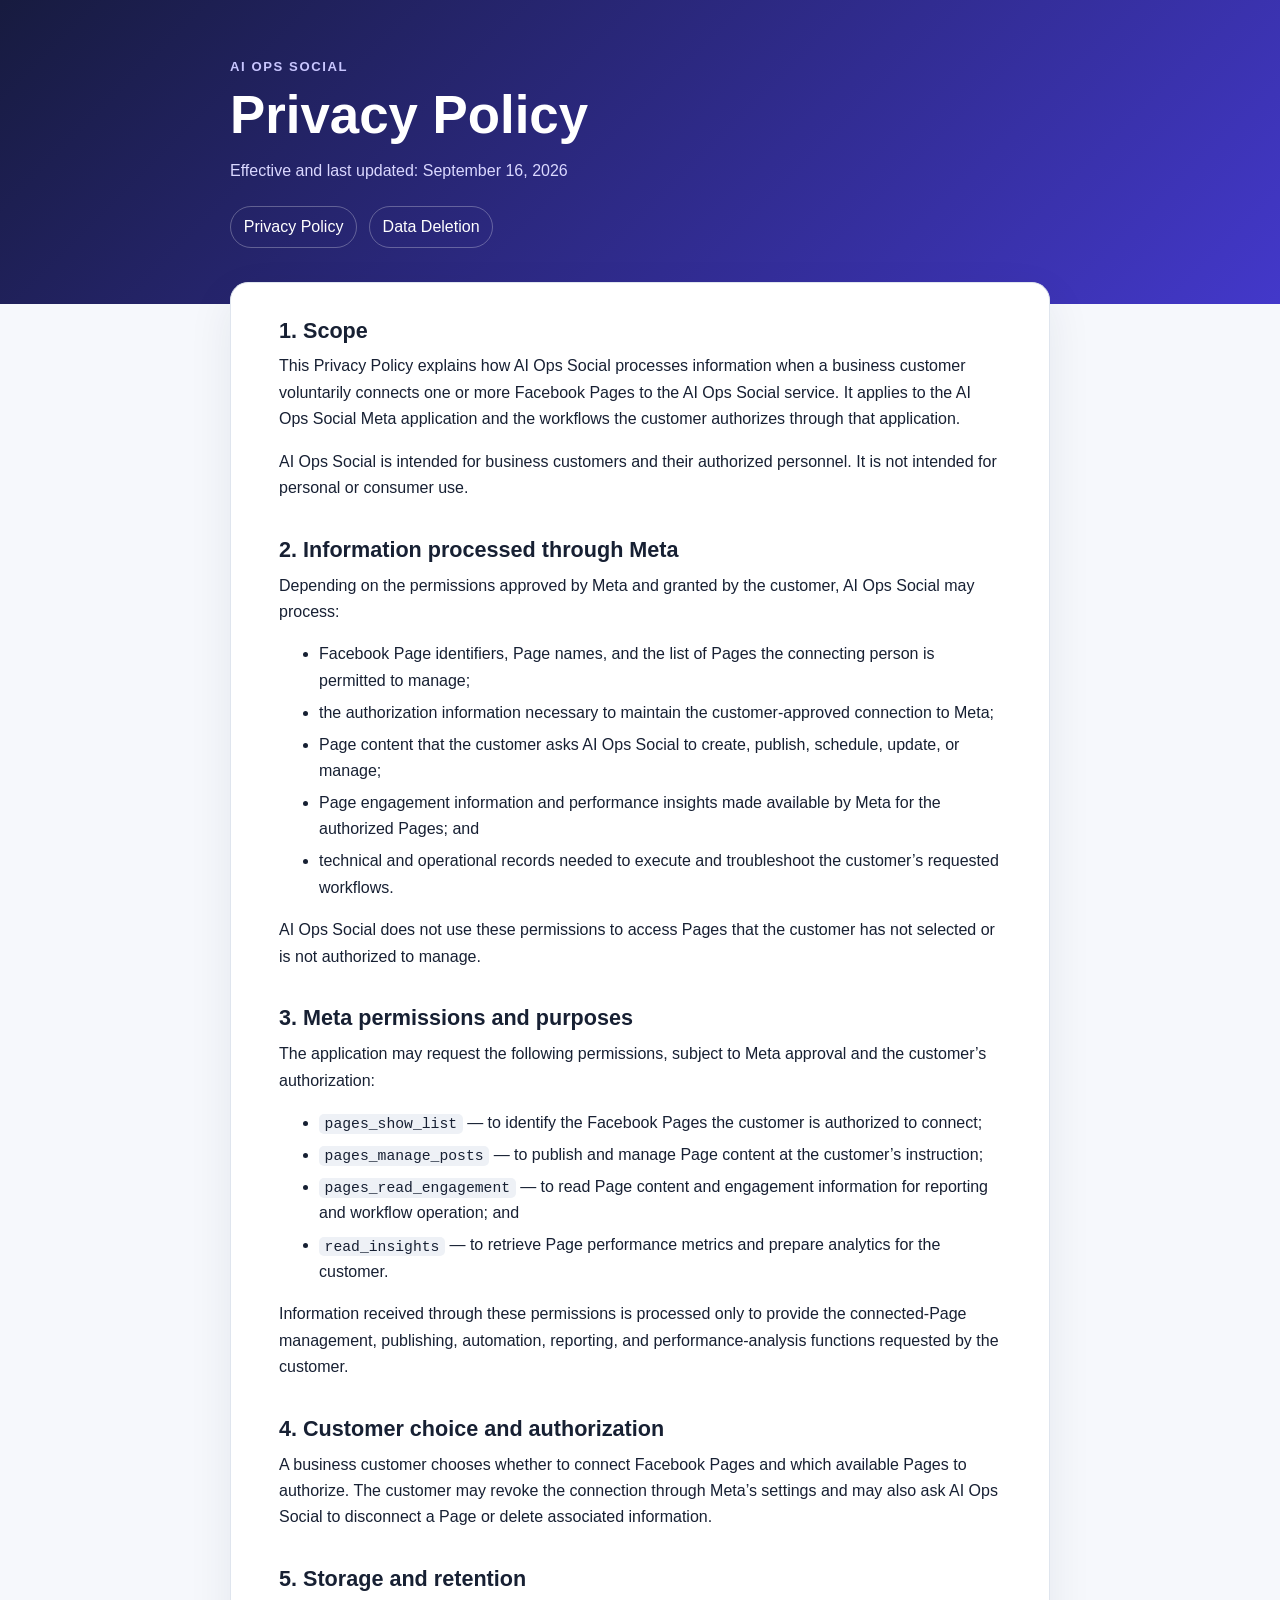
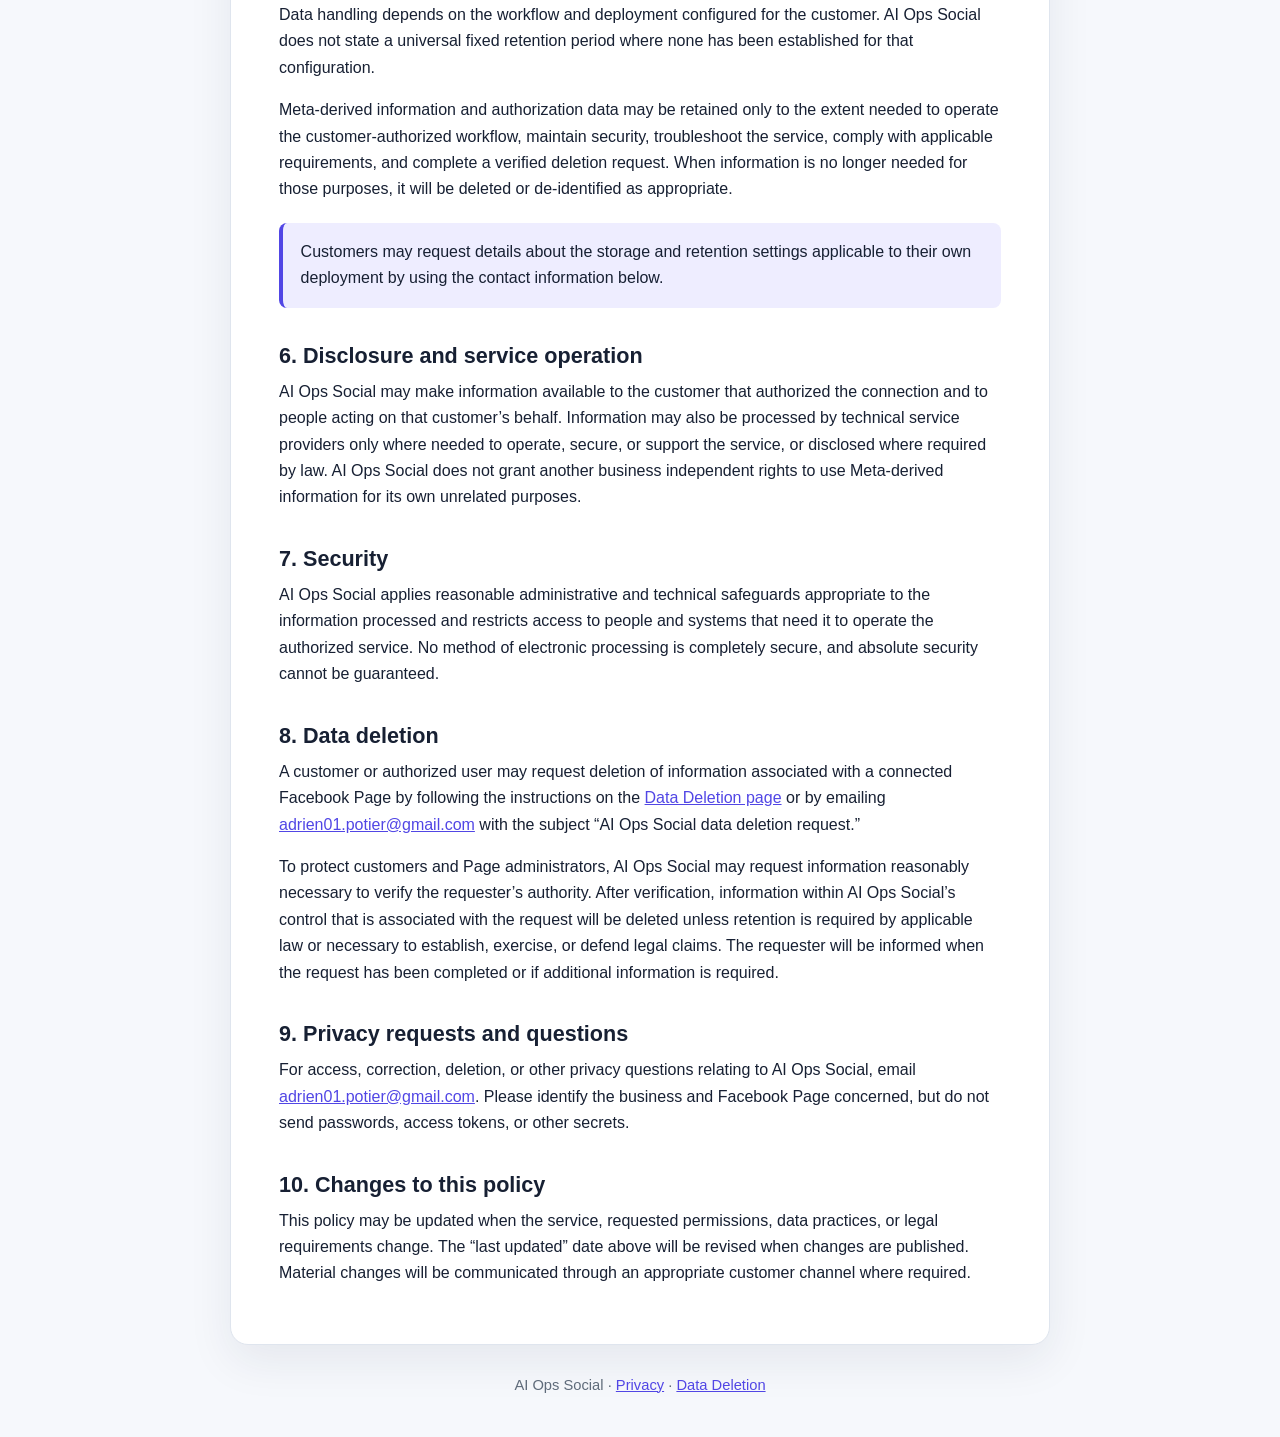
<file: index.html>
<!doctype html>
<html lang="en">
<head>
  <meta charset="utf-8">
  <meta name="viewport" content="width=device-width,initial-scale=1">
  <meta name="robots" content="index,follow">
  <meta http-equiv="refresh" content="0; url=privacy/">
  <title>AI Ops Social — Legal</title>
  <link rel="canonical" href="privacy/">
</head>
<body>
  <p><a href="privacy/">View the AI Ops Social Privacy Policy</a>.</p>
</body>
</html>
</file>
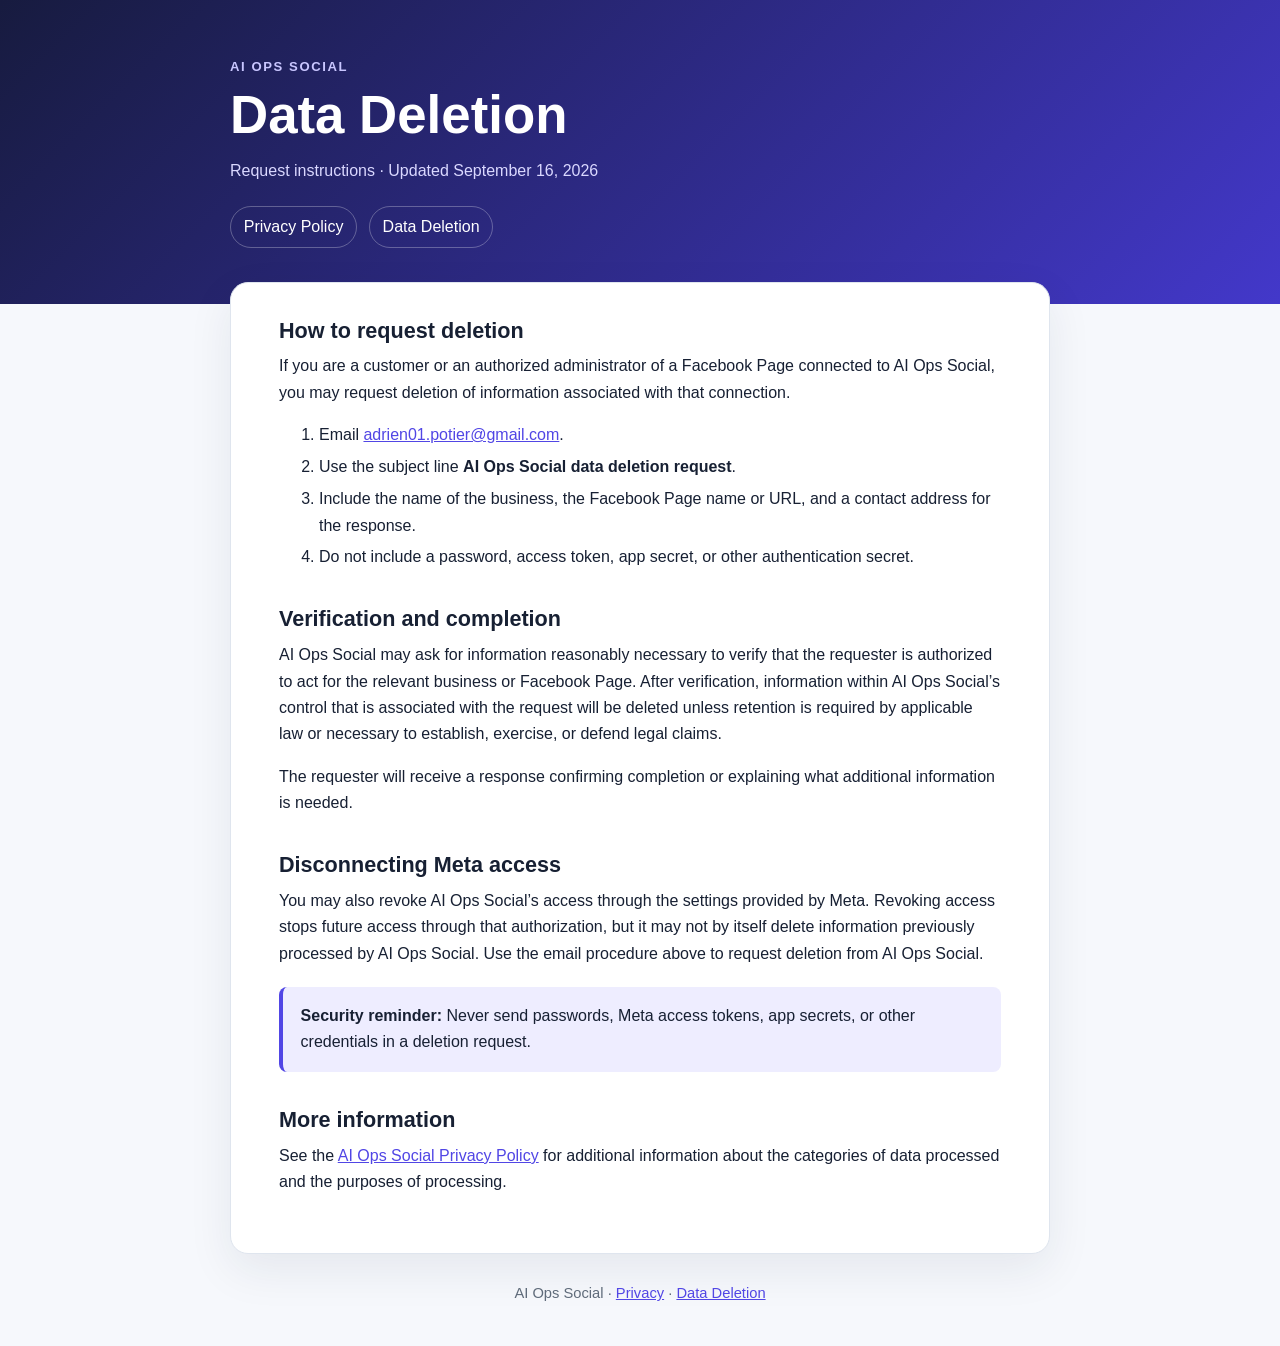
<file: data-deletion/index.html>
<!doctype html>
<html lang="en">
<head>
  <meta charset="utf-8">
  <meta name="viewport" content="width=device-width,initial-scale=1">
  <meta name="robots" content="index,follow">
  <meta name="description" content="Instructions for requesting deletion of data processed by AI Ops Social.">
  <title>Data Deletion — AI Ops Social</title>
  <link rel="stylesheet" href="../assets/style.css">
</head>
<body>
  <header>
    <div class="header-inner">
      <p class="eyebrow">AI Ops Social</p>
      <h1>Data Deletion</h1>
      <p class="updated">Request instructions · Updated September 16, 2026</p>
      <nav aria-label="Legal pages">
        <a href="../privacy/">Privacy Policy</a>
        <a href="../data-deletion/" aria-current="page">Data Deletion</a>
      </nav>
    </div>
  </header>
  <main>
    <h2>How to request deletion</h2>
    <p>If you are a customer or an authorized administrator of a Facebook Page connected to AI Ops Social, you may request deletion of information associated with that connection.</p>
    <ol>
      <li>Email <a href="mailto:adrien01.potier@gmail.com?subject=AI%20Ops%20Social%20data%20deletion%20request">adrien01.potier@gmail.com</a>.</li>
      <li>Use the subject line <strong>AI Ops Social data deletion request</strong>.</li>
      <li>Include the name of the business, the Facebook Page name or URL, and a contact address for the response.</li>
      <li>Do not include a password, access token, app secret, or other authentication secret.</li>
    </ol>

    <h2>Verification and completion</h2>
    <p>AI Ops Social may ask for information reasonably necessary to verify that the requester is authorized to act for the relevant business or Facebook Page. After verification, information within AI Ops Social’s control that is associated with the request will be deleted unless retention is required by applicable law or necessary to establish, exercise, or defend legal claims.</p>
    <p>The requester will receive a response confirming completion or explaining what additional information is needed.</p>

    <h2>Disconnecting Meta access</h2>
    <p>You may also revoke AI Ops Social’s access through the settings provided by Meta. Revoking access stops future access through that authorization, but it may not by itself delete information previously processed by AI Ops Social. Use the email procedure above to request deletion from AI Ops Social.</p>

    <div class="notice"><strong>Security reminder:</strong> Never send passwords, Meta access tokens, app secrets, or other credentials in a deletion request.</div>

    <h2>More information</h2>
    <p>See the <a href="../privacy/">AI Ops Social Privacy Policy</a> for additional information about the categories of data processed and the purposes of processing.</p>
  </main>
  <footer>AI Ops Social · <a href="../privacy/">Privacy</a> · <a href="../data-deletion/">Data Deletion</a></footer>
</body>
</html>
</file>
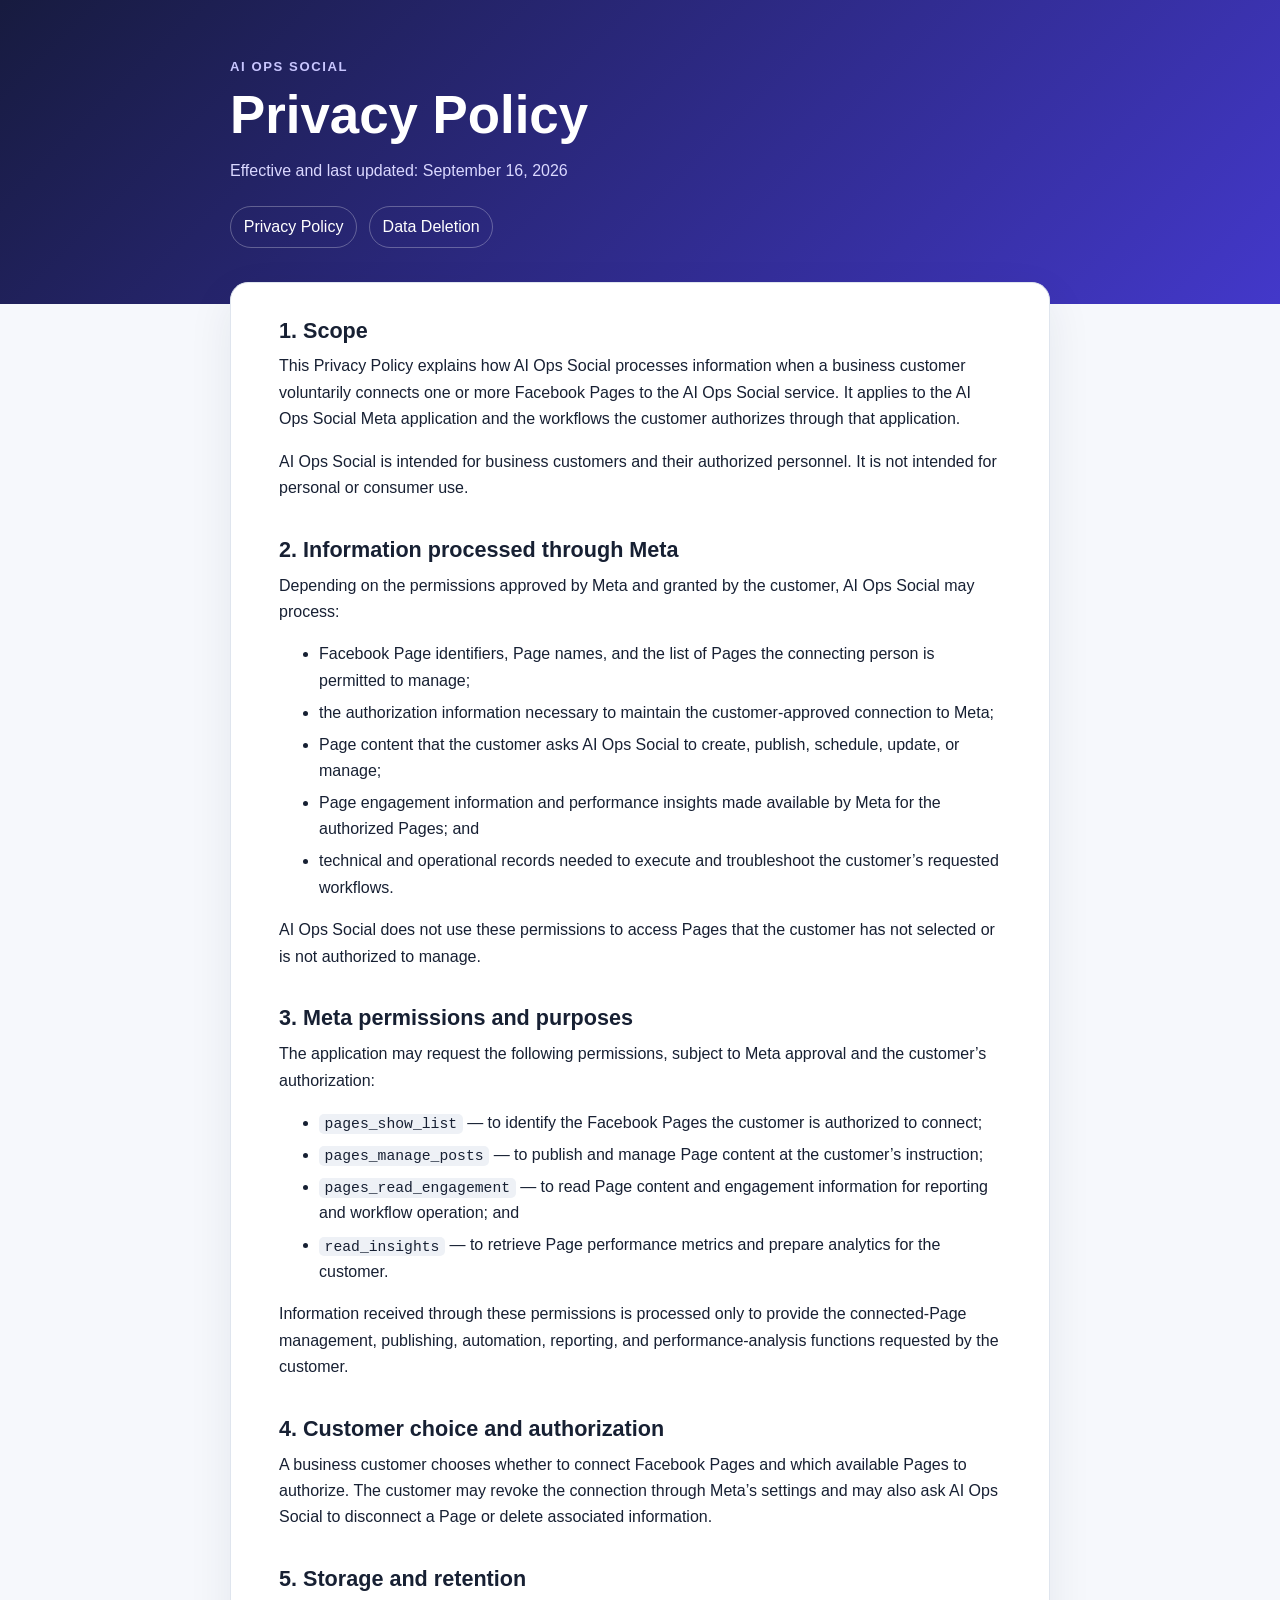
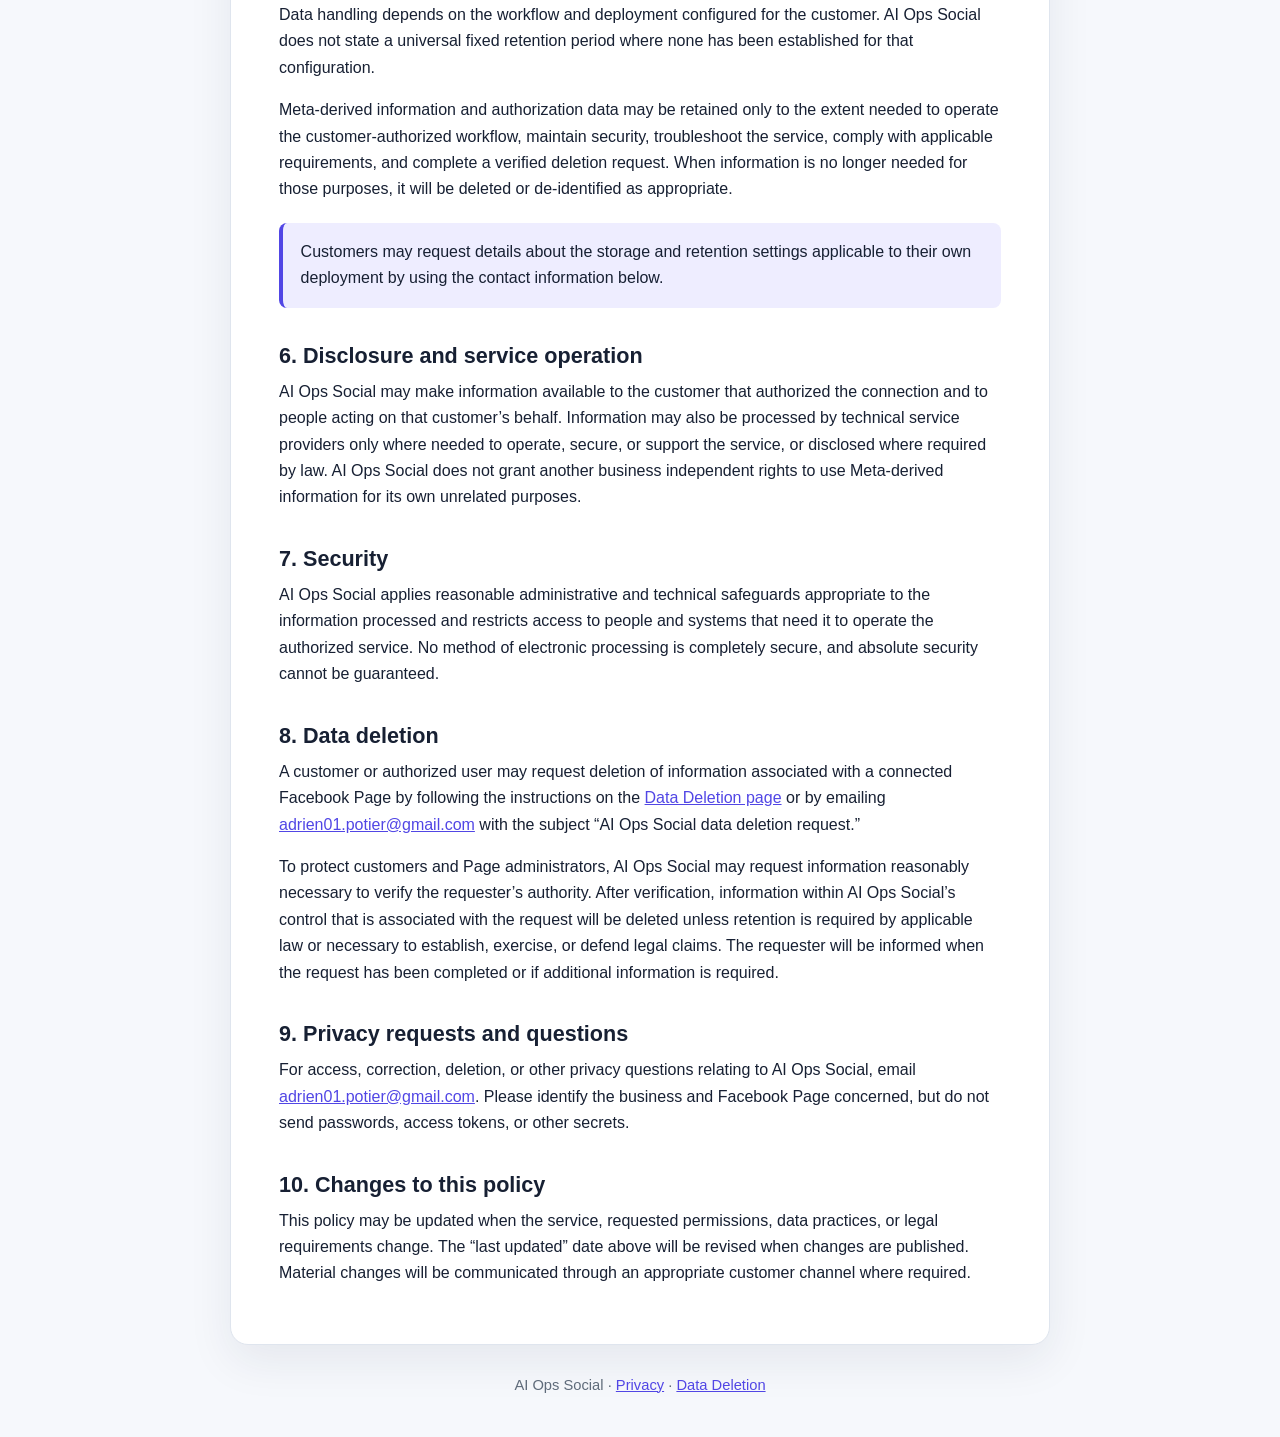
<file: privacy/index.html>
<!doctype html>
<html lang="en">
<head>
  <meta charset="utf-8">
  <meta name="viewport" content="width=device-width,initial-scale=1">
  <meta name="robots" content="index,follow">
  <meta name="description" content="Privacy Policy for the AI Ops Social Meta application.">
  <title>Privacy Policy — AI Ops Social</title>
  <link rel="stylesheet" href="../assets/style.css">
</head>
<body>
  <header>
    <div class="header-inner">
      <p class="eyebrow">AI Ops Social</p>
      <h1>Privacy Policy</h1>
      <p class="updated">Effective and last updated: September 16, 2026</p>
      <nav aria-label="Legal pages">
        <a href="../privacy/" aria-current="page">Privacy Policy</a>
        <a href="../data-deletion/">Data Deletion</a>
      </nav>
    </div>
  </header>
  <main>
    <h2>1. Scope</h2>
    <p>This Privacy Policy explains how AI Ops Social processes information when a business customer voluntarily connects one or more Facebook Pages to the AI Ops Social service. It applies to the AI Ops Social Meta application and the workflows the customer authorizes through that application.</p>
    <p>AI Ops Social is intended for business customers and their authorized personnel. It is not intended for personal or consumer use.</p>

    <h2>2. Information processed through Meta</h2>
    <p>Depending on the permissions approved by Meta and granted by the customer, AI Ops Social may process:</p>
    <ul>
      <li>Facebook Page identifiers, Page names, and the list of Pages the connecting person is permitted to manage;</li>
      <li>the authorization information necessary to maintain the customer-approved connection to Meta;</li>
      <li>Page content that the customer asks AI Ops Social to create, publish, schedule, update, or manage;</li>
      <li>Page engagement information and performance insights made available by Meta for the authorized Pages; and</li>
      <li>technical and operational records needed to execute and troubleshoot the customer’s requested workflows.</li>
    </ul>
    <p>AI Ops Social does not use these permissions to access Pages that the customer has not selected or is not authorized to manage.</p>

    <h2>3. Meta permissions and purposes</h2>
    <p>The application may request the following permissions, subject to Meta approval and the customer’s authorization:</p>
    <ul>
      <li><code>pages_show_list</code> — to identify the Facebook Pages the customer is authorized to connect;</li>
      <li><code>pages_manage_posts</code> — to publish and manage Page content at the customer’s instruction;</li>
      <li><code>pages_read_engagement</code> — to read Page content and engagement information for reporting and workflow operation; and</li>
      <li><code>read_insights</code> — to retrieve Page performance metrics and prepare analytics for the customer.</li>
    </ul>
    <p>Information received through these permissions is processed only to provide the connected-Page management, publishing, automation, reporting, and performance-analysis functions requested by the customer.</p>

    <h2>4. Customer choice and authorization</h2>
    <p>A business customer chooses whether to connect Facebook Pages and which available Pages to authorize. The customer may revoke the connection through Meta’s settings and may also ask AI Ops Social to disconnect a Page or delete associated information.</p>

    <h2>5. Storage and retention</h2>
    <p>Data handling depends on the workflow and deployment configured for the customer. AI Ops Social does not state a universal fixed retention period where none has been established for that configuration.</p>
    <p>Meta-derived information and authorization data may be retained only to the extent needed to operate the customer-authorized workflow, maintain security, troubleshoot the service, comply with applicable requirements, and complete a verified deletion request. When information is no longer needed for those purposes, it will be deleted or de-identified as appropriate.</p>
    <div class="notice">Customers may request details about the storage and retention settings applicable to their own deployment by using the contact information below.</div>

    <h2>6. Disclosure and service operation</h2>
    <p>AI Ops Social may make information available to the customer that authorized the connection and to people acting on that customer’s behalf. Information may also be processed by technical service providers only where needed to operate, secure, or support the service, or disclosed where required by law. AI Ops Social does not grant another business independent rights to use Meta-derived information for its own unrelated purposes.</p>

    <h2>7. Security</h2>
    <p>AI Ops Social applies reasonable administrative and technical safeguards appropriate to the information processed and restricts access to people and systems that need it to operate the authorized service. No method of electronic processing is completely secure, and absolute security cannot be guaranteed.</p>

    <h2>8. Data deletion</h2>
    <p>A customer or authorized user may request deletion of information associated with a connected Facebook Page by following the instructions on the <a href="../data-deletion/">Data Deletion page</a> or by emailing <a href="mailto:adrien01.potier@gmail.com?subject=AI%20Ops%20Social%20data%20deletion%20request">adrien01.potier@gmail.com</a> with the subject “AI Ops Social data deletion request.”</p>
    <p>To protect customers and Page administrators, AI Ops Social may request information reasonably necessary to verify the requester’s authority. After verification, information within AI Ops Social’s control that is associated with the request will be deleted unless retention is required by applicable law or necessary to establish, exercise, or defend legal claims. The requester will be informed when the request has been completed or if additional information is required.</p>

    <h2>9. Privacy requests and questions</h2>
    <p>For access, correction, deletion, or other privacy questions relating to AI Ops Social, email <a href="mailto:adrien01.potier@gmail.com?subject=AI%20Ops%20Social%20privacy%20request">adrien01.potier@gmail.com</a>. Please identify the business and Facebook Page concerned, but do not send passwords, access tokens, or other secrets.</p>

    <h2>10. Changes to this policy</h2>
    <p>This policy may be updated when the service, requested permissions, data practices, or legal requirements change. The “last updated” date above will be revised when changes are published. Material changes will be communicated through an appropriate customer channel where required.</p>
  </main>
  <footer>AI Ops Social · <a href="../privacy/">Privacy</a> · <a href="../data-deletion/">Data Deletion</a></footer>
</body>
</html>
</file>
<file: assets/style.css>
:root {
  color-scheme: light;
  --ink: #172033;
  --muted: #5f6b7a;
  --line: #dfe5ee;
  --accent: #5146e5;
  --accent-soft: #eeedff;
  --surface: #ffffff;
  --page: #f6f8fc;
}
* { box-sizing: border-box; }
html { scroll-behavior: smooth; }
body { margin: 0; background: var(--page); color: var(--ink); font: 16px/1.65 -apple-system, BlinkMacSystemFont, "Segoe UI", sans-serif; }
header { background: linear-gradient(135deg, #171b3f, #4338ca); color: #fff; padding: 3.5rem 1.25rem 3rem; }
.header-inner, main, footer { width: min(820px, calc(100% - 2.5rem)); margin: 0 auto; }
.eyebrow { margin: 0 0 .45rem; color: #c9c6ff; font-size: .82rem; font-weight: 700; letter-spacing: .12em; text-transform: uppercase; }
h1 { margin: 0; font-size: clamp(2.1rem, 6vw, 3.3rem); line-height: 1.12; }
.updated { margin: .85rem 0 0; color: #dad8ff; }
nav { margin-top: 1.35rem; }
nav a { display: inline-block; margin: 0 .45rem .45rem 0; padding: .45rem .8rem; border: 1px solid rgba(255,255,255,.28); border-radius: 999px; color: #fff; text-decoration: none; }
main { margin-top: -1.35rem; padding: 2.1rem clamp(1.25rem, 4vw, 3rem) 2.6rem; border: 1px solid var(--line); border-radius: 18px; background: var(--surface); box-shadow: 0 16px 45px rgba(24,32,65,.08); }
h2 { margin: 2.15rem 0 .55rem; font-size: 1.35rem; line-height: 1.3; }
h2:first-child { margin-top: 0; }
p, ul { margin: .45rem 0 1rem; }
li + li { margin-top: .35rem; }
a { color: var(--accent); }
.notice { margin: 1.25rem 0; padding: 1rem 1.1rem; border-left: 4px solid var(--accent); border-radius: 8px; background: var(--accent-soft); }
code { padding: .1rem .35rem; border-radius: 5px; background: #eef1f6; font-size: .92em; }
footer { padding: 1.7rem 0 2.5rem; color: var(--muted); font-size: .92rem; text-align: center; }
@media (max-width: 600px) { header { padding-top: 2.6rem; } main { padding: 1.5rem 1.2rem 2rem; border-radius: 14px; } }
</file>
